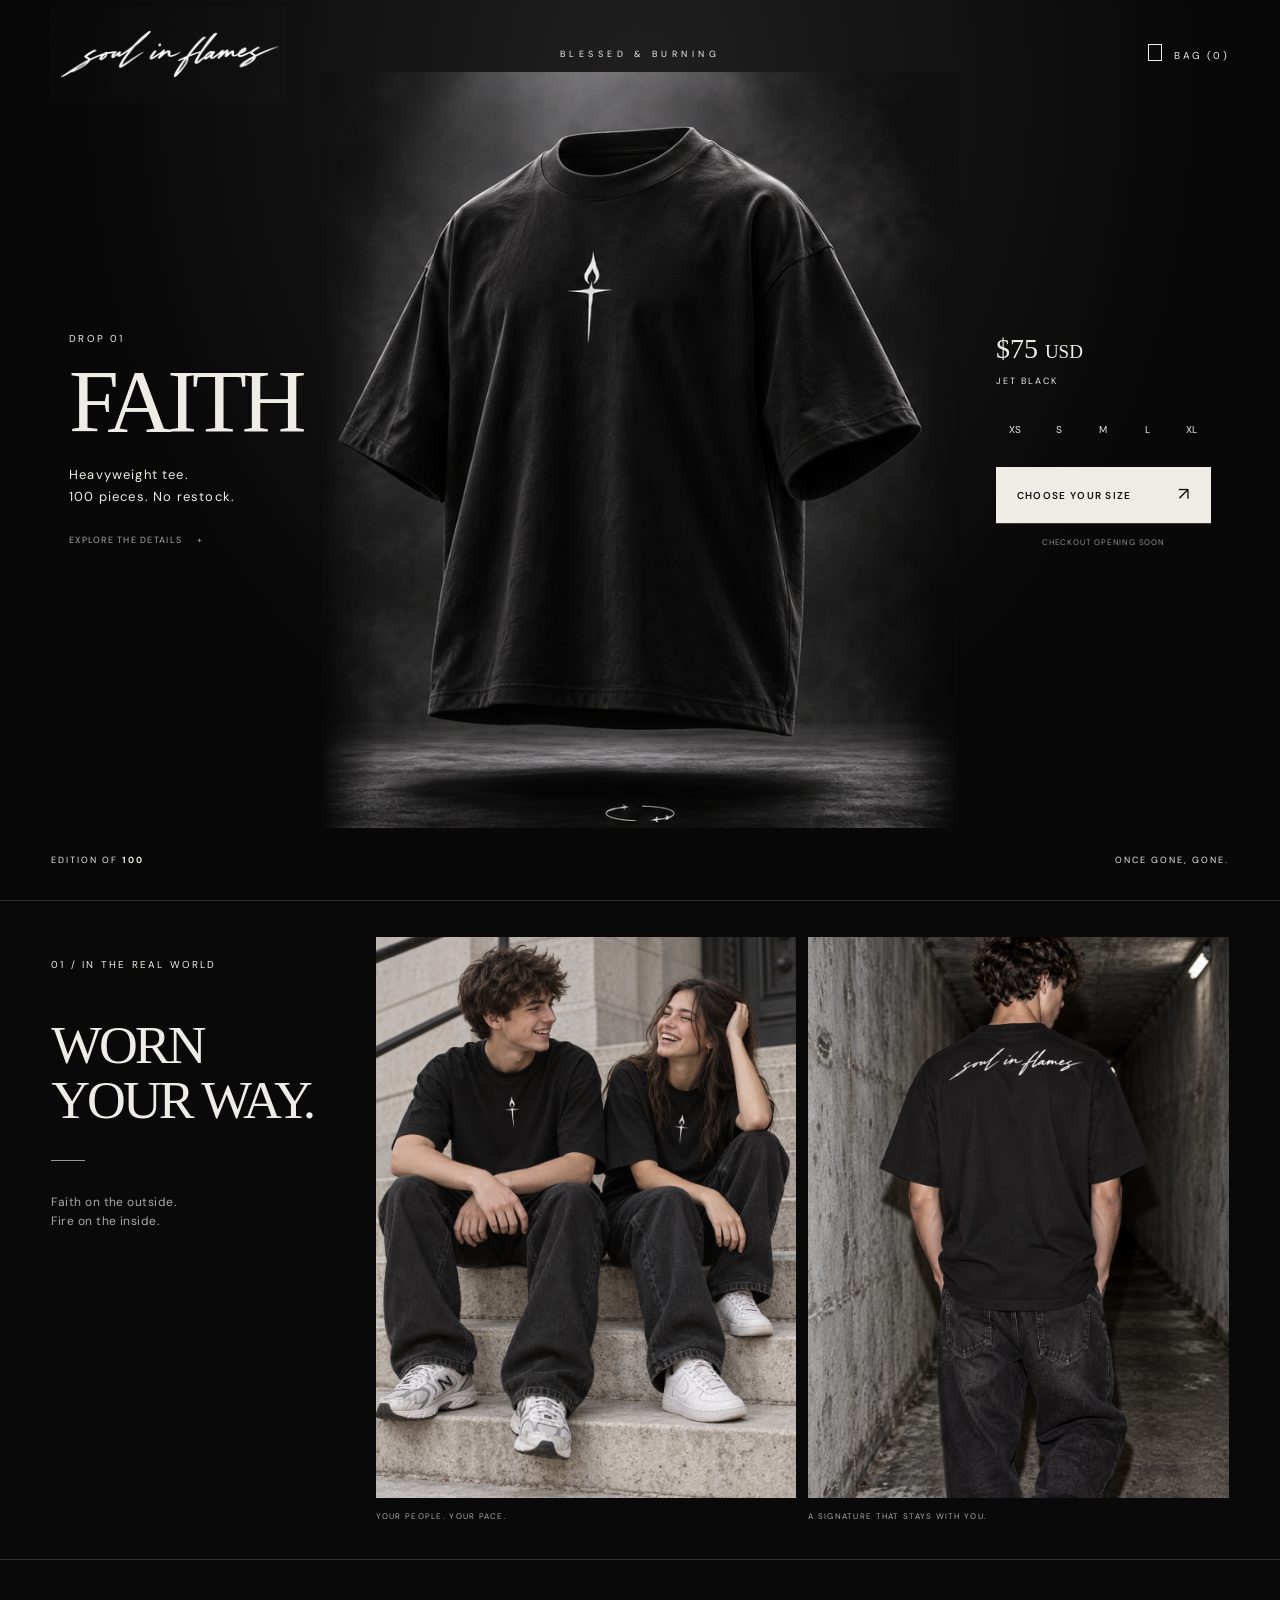
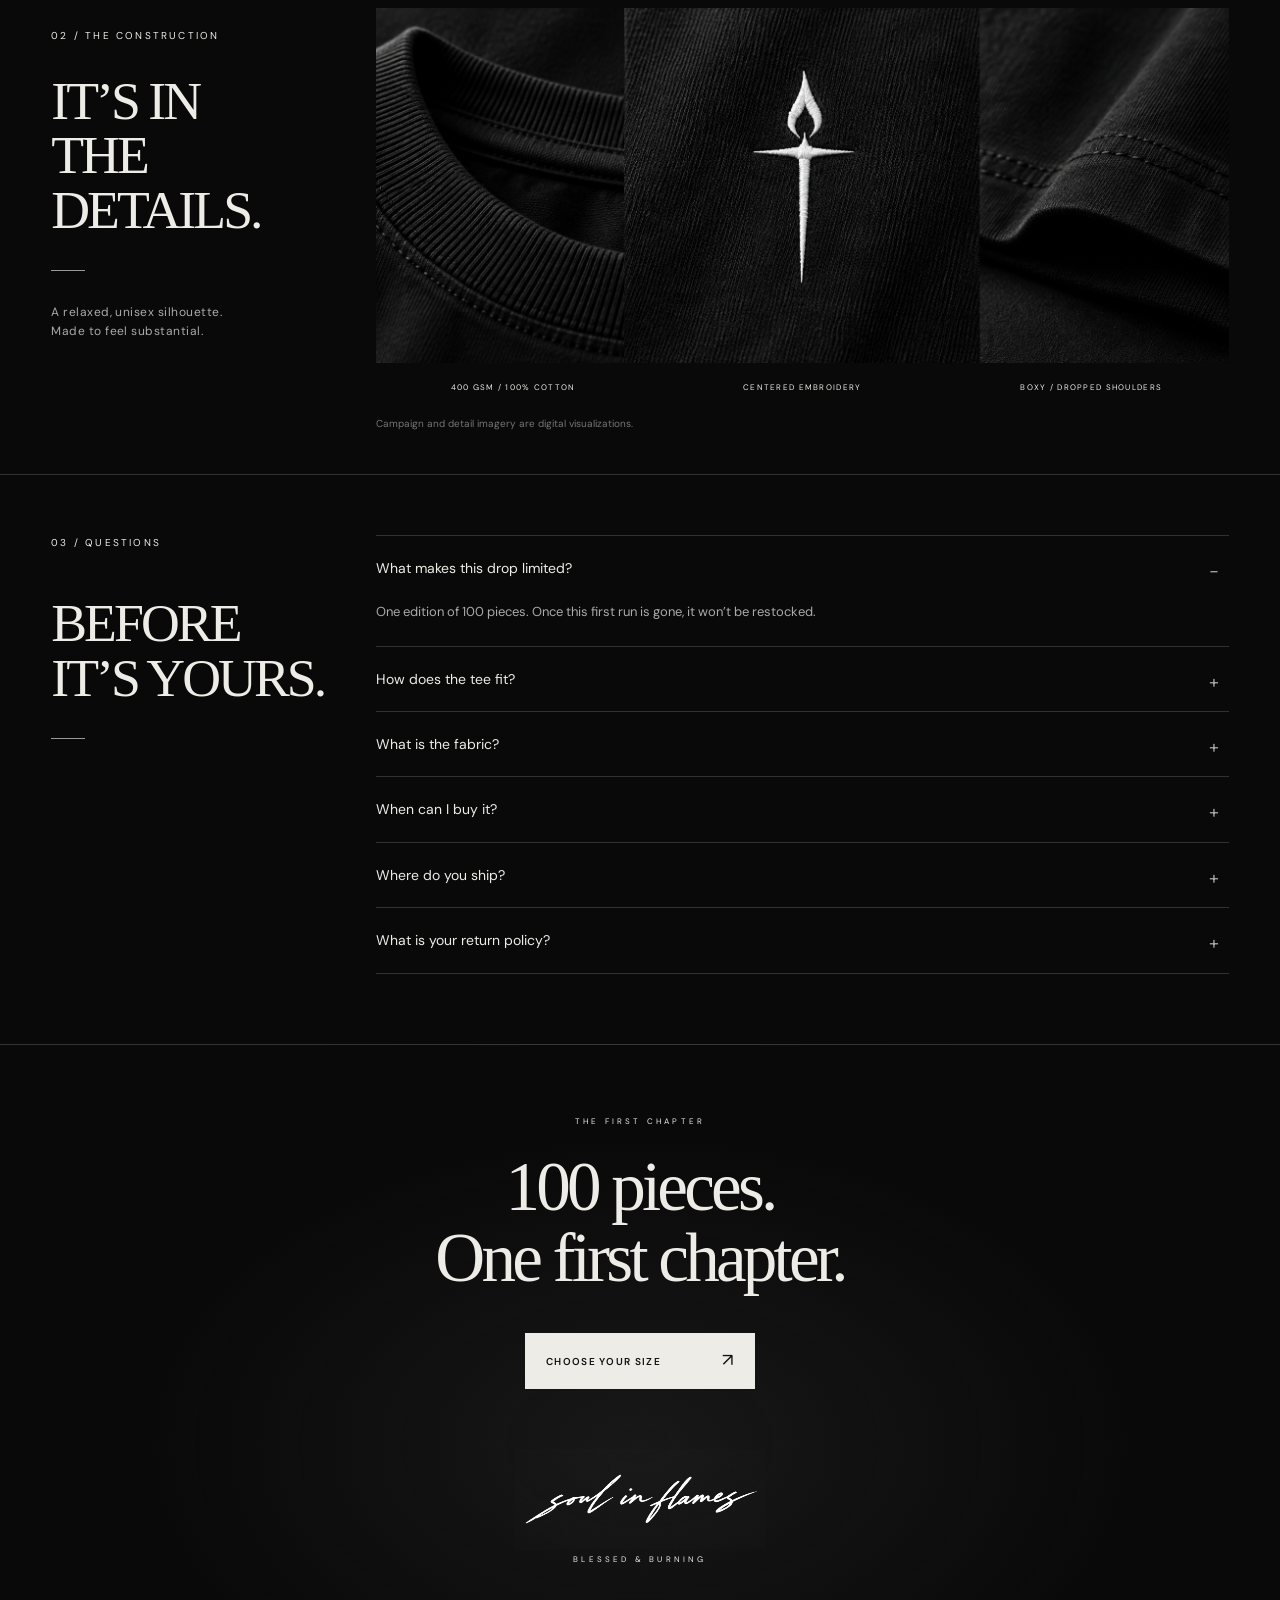
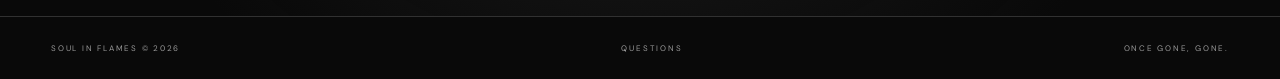
<file: _v1-backup/index.html>
<!doctype html><html lang="en"><head><meta charset="utf-8"><meta name="viewport" content="width=device-width,initial-scale=1"><title>Soul in Flames — FAITH / Edition of 100</title><meta name="description" content="Faith on the outside. Fire on the inside. A heavyweight tee. One edition of 100."><meta name="theme-color" content="#090909"><link rel="icon" type="image/png" href="favicon.png"><link rel="stylesheet" href="style.css?v=9"><script src="shop-config.js" defer></script><script src="app.js" defer></script></head><body>
<a class="skip" href="#studio">Skip to the tee</a>
<header class="header"><a href="#top" class="brand" aria-label="Soul in Flames home"><img src="assets/wordmark.png" alt="soul in flames" width="240" height="96"></a><p class="header-caption">BLESSED &amp; BURNING</p><button class="bag-link" id="open-bag" aria-haspopup="dialog">BAG <span id="bag-count">(0)</span></button></header>
<main><section class="hero" id="top" aria-label="Faith tee studio">
<div class="studio-glow"></div><div id="studio" class="studio static-studio"><img src="assets/faith-studio-reference.png" alt="Faith tee de frente: algodón negro con caída natural, emblema blanco e iluminación de estudio" fetchpriority="high" draggable="false"></div>
<div class="hero-title"><span class="eyebrow">DROP 01</span><h1>FAITH</h1><p>Heavyweight tee.<br>100 pieces. No restock.</p><button id="open-details" class="text-button">EXPLORE THE DETAILS <span>+</span></button></div>
<div class="hero-purchase"><p class="price">$75 <small>USD</small></p><span class="eyebrow">JET BLACK</span><fieldset class="sizes hero-sizes"><legend class="sr-only">Choose your size</legend><label><input type="radio" name="hero-size" value="XS"><span>XS</span></label><label><input type="radio" name="hero-size" value="S"><span>S</span></label><label><input type="radio" name="hero-size" value="M"><span>M</span></label><label><input type="radio" name="hero-size" value="L"><span>L</span></label><label><input type="radio" name="hero-size" value="XL"><span>XL</span></label></fieldset><button id="hero-buy" class="primary-button">CHOOSE YOUR SIZE <span>↗</span></button><span class="launch-note">CHECKOUT OPENING SOON</span></div>
<div class="hero-bottom"><span class="eyebrow">EDITION OF <b>100</b></span><span class="eyebrow">ONCE GONE, GONE.</span></div></section>
<section class="editorial section-grid" id="story"><div class="section-intro"><span class="eyebrow">01 / IN THE REAL WORLD</span><h2>Worn<br>your way.</h2><i class="rule"></i><p>Faith on the outside.<br>Fire on the inside.</p></div><div class="campaign"><figure><img src="assets/friends-editorial.png" alt="Two teenage friends wearing the Faith tee on stone steps" loading="lazy"><figcaption>YOUR PEOPLE. YOUR PACE.</figcaption></figure><figure><img src="assets/back-editorial.png" alt="Teenage model showing the handwritten Soul in Flames signature on the back" loading="lazy"><figcaption>A SIGNATURE THAT STAYS WITH YOU.</figcaption></figure></div></section>
<section class="craft section-grid" id="details"><div class="section-intro"><span class="eyebrow">02 / THE CONSTRUCTION</span><h2>It’s in<br>the details.</h2><i class="rule"></i><p>A relaxed, unisex silhouette.<br>Made to feel substantial.</p></div><div><img class="detail-triptych" src="assets/details-triptych.png" alt="Close-up concept views of ribbed collar, flame-cross embroidery and heavyweight cotton hem" loading="lazy"><div class="detail-labels"><span>400 GSM / 100% COTTON</span><span>CENTERED EMBROIDERY</span><span>BOXY / DROPPED SHOULDERS</span></div><p class="image-note">Campaign and detail imagery are digital visualizations.</p></div></section>
<section class="questions section-grid" id="faq"><div class="section-intro"><span class="eyebrow">03 / QUESTIONS</span><h2>Before<br>it’s yours.</h2><i class="rule"></i></div><div class="faq-list">
<details open><summary>What makes this drop limited?</summary><p>One edition of 100 pieces. Once this first run is gone, it won’t be restocked.</p></details><details><summary>How does the tee fit?</summary><p>A relaxed, boxy, unisex cut with dropped shoulders. Sizes XS–XL. Final garment measurements will be available before checkout opens.</p></details><details><summary>What is the fabric?</summary><p>400 GSM, 100% cotton. A substantial weight, with a ribbed neckline and a centered embroidered emblem.</p></details><details><summary>When can I buy it?</summary><p>Checkout is opening soon. You can choose your size and save it to your bag now. Adding a tee does not reserve stock or place an order.</p></details><details><summary>Where do you ship?</summary><p>Shipping destinations, delivery times and costs will be confirmed before we accept orders.</p></details><details><summary>What is your return policy?</summary><p>The full returns and exchanges policy will be available before checkout opens.</p></details></div></section>
<section class="closing"><span class="eyebrow">THE FIRST CHAPTER</span><h2>100 pieces.<br>One first chapter.</h2><button id="open-size" class="primary-button">CHOOSE YOUR SIZE <span>↗</span></button><img class="closing-brand" src="assets/wordmark.png" alt="soul in flames" loading="lazy"><span class="eyebrow">BLESSED &amp; BURNING</span></section>
</main><footer><span>SOUL IN FLAMES © 2026</span><a href="#faq">QUESTIONS</a><span>ONCE GONE, GONE.</span></footer><dialog id="size-dialog" class="drawer" aria-labelledby="size-title"><div class="drawer-head"><span>DROP 01 / FAITH TEE</span><button class="close" data-close="size-dialog" aria-label="Close size selection">×</button></div><div class="drawer-product"><img src="assets/faith-front.png" alt="Faith tee front" width="180" height="180"><div><h2 id="size-title">Make it<br><em>yours.</em></h2><p>$75 USD / JET BLACK</p></div></div><p class="drawer-edition">ONE EDITION. 100 PIECES.</p><div class="size-heading"><span>SELECT SIZE</span><span>UNISEX / BOXY FIT</span></div><fieldset class="sizes"><legend class="sr-only">Choose your size</legend><label><input type="radio" name="size" value="XS"><span>XS</span></label><label><input type="radio" name="size" value="S"><span>S</span></label><label><input type="radio" name="size" value="M"><span>M</span></label><label><input type="radio" name="size" value="L"><span>L</span></label><label><input type="radio" name="size" value="XL"><span>XL</span></label></fieldset><p class="size-error" id="size-error" role="status"></p><button class="primary-button" id="add-to-bag">ADD TO BAG <span aria-hidden="true">↗</span></button><p class="drawer-note">Relaxed, dropped-shoulder fit. Final measurements will be available before checkout opens.</p><p class="drawer-foot">Faith on the outside.<br><em>Fire on the inside.</em></p></dialog>
<dialog id="bag-dialog" class="drawer" aria-labelledby="bag-title"><div class="drawer-head"><h2 id="bag-title">Your bag <span id="drawer-count">(0)</span></h2><button class="close" data-close="bag-dialog" aria-label="Close bag">×</button></div><div id="bag-items"></div><div id="bag-summary" hidden><div class="subtotal"><span>Subtotal</span><span id="subtotal">$0 USD</span></div><p class="drawer-note">Shipping and taxes will be confirmed at checkout.</p><a id="checkout" class="primary-button checkout" aria-disabled="true">CHECKOUT OPENING SOON</a><p id="checkout-note" class="drawer-note">Your selection is saved in this browser. No order has been placed and no payment has been taken.</p></div><button class="continue" data-close="bag-dialog">BACK TO THE TEE</button></dialog>
<dialog id="details-dialog" class="drawer" aria-labelledby="details-title"><div class="drawer-head"><span>THE DETAILS</span><button class="close" data-close="details-dialog" aria-label="Close details">×</button></div><h2 id="details-title" class="details-title">A quiet<br>kind of <em>fire.</em></h2><dl class="specs"><div><dt>FABRIC</dt><dd>400 GSM · 100% cotton</dd></div><div><dt>SILHOUETTE</dt><dd>Boxy. Dropped shoulders. Unisex.</dd></div><div><dt>FRONT</dt><dd>Centered flame-cross embroidery.</dd></div><div><dt>BACK</dt><dd>Handwritten signature in white.</dd></div><div><dt>EDITION</dt><dd>100 pieces. No restock.</dd></div></dl><details><summary>FIT &amp; SIZING <span>+</span></summary><p>A relaxed shape with generous sleeves. Final garment measurements will be available before checkout opens.</p></details><details><summary>DELIVERY &amp; RETURNS <span>+</span></summary><p>Destinations, delivery costs and the return policy will be confirmed before launch. We’re not accepting payments yet.</p></details></dialog>
</body></html>
</file>
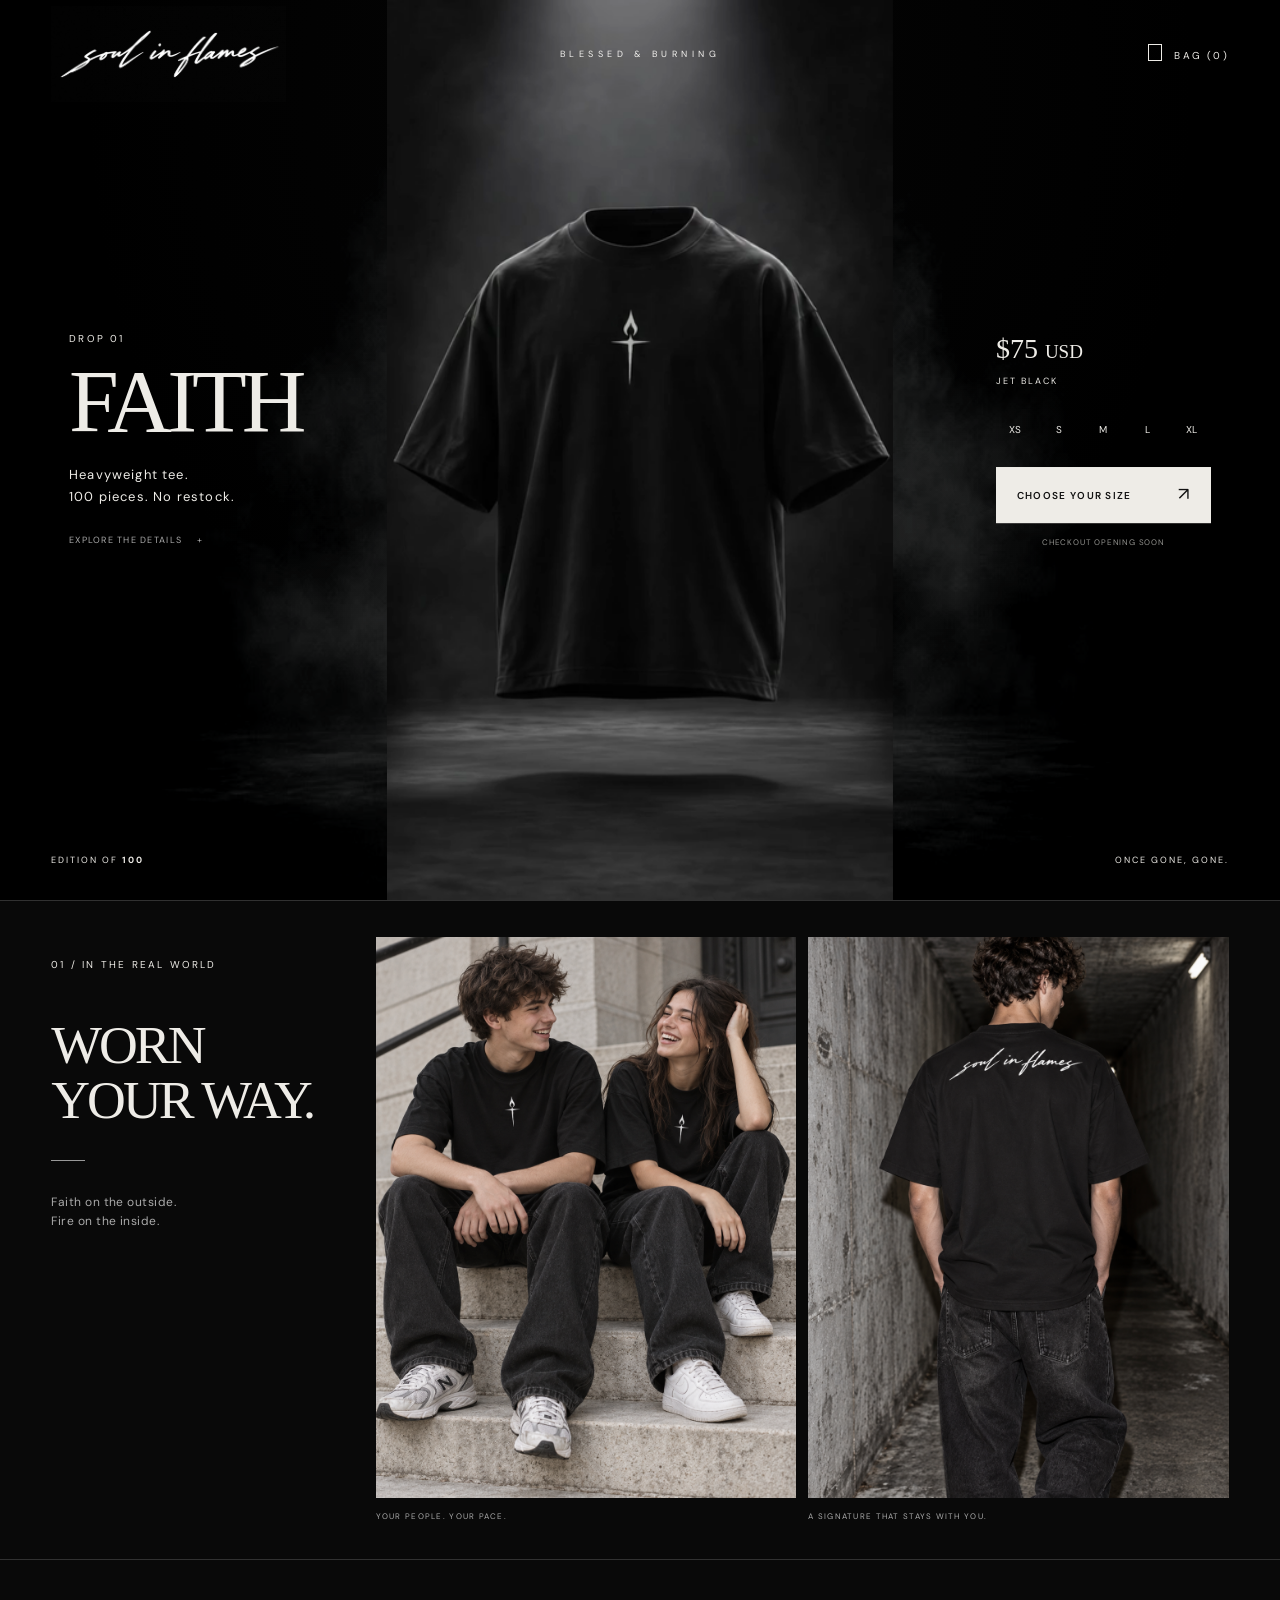
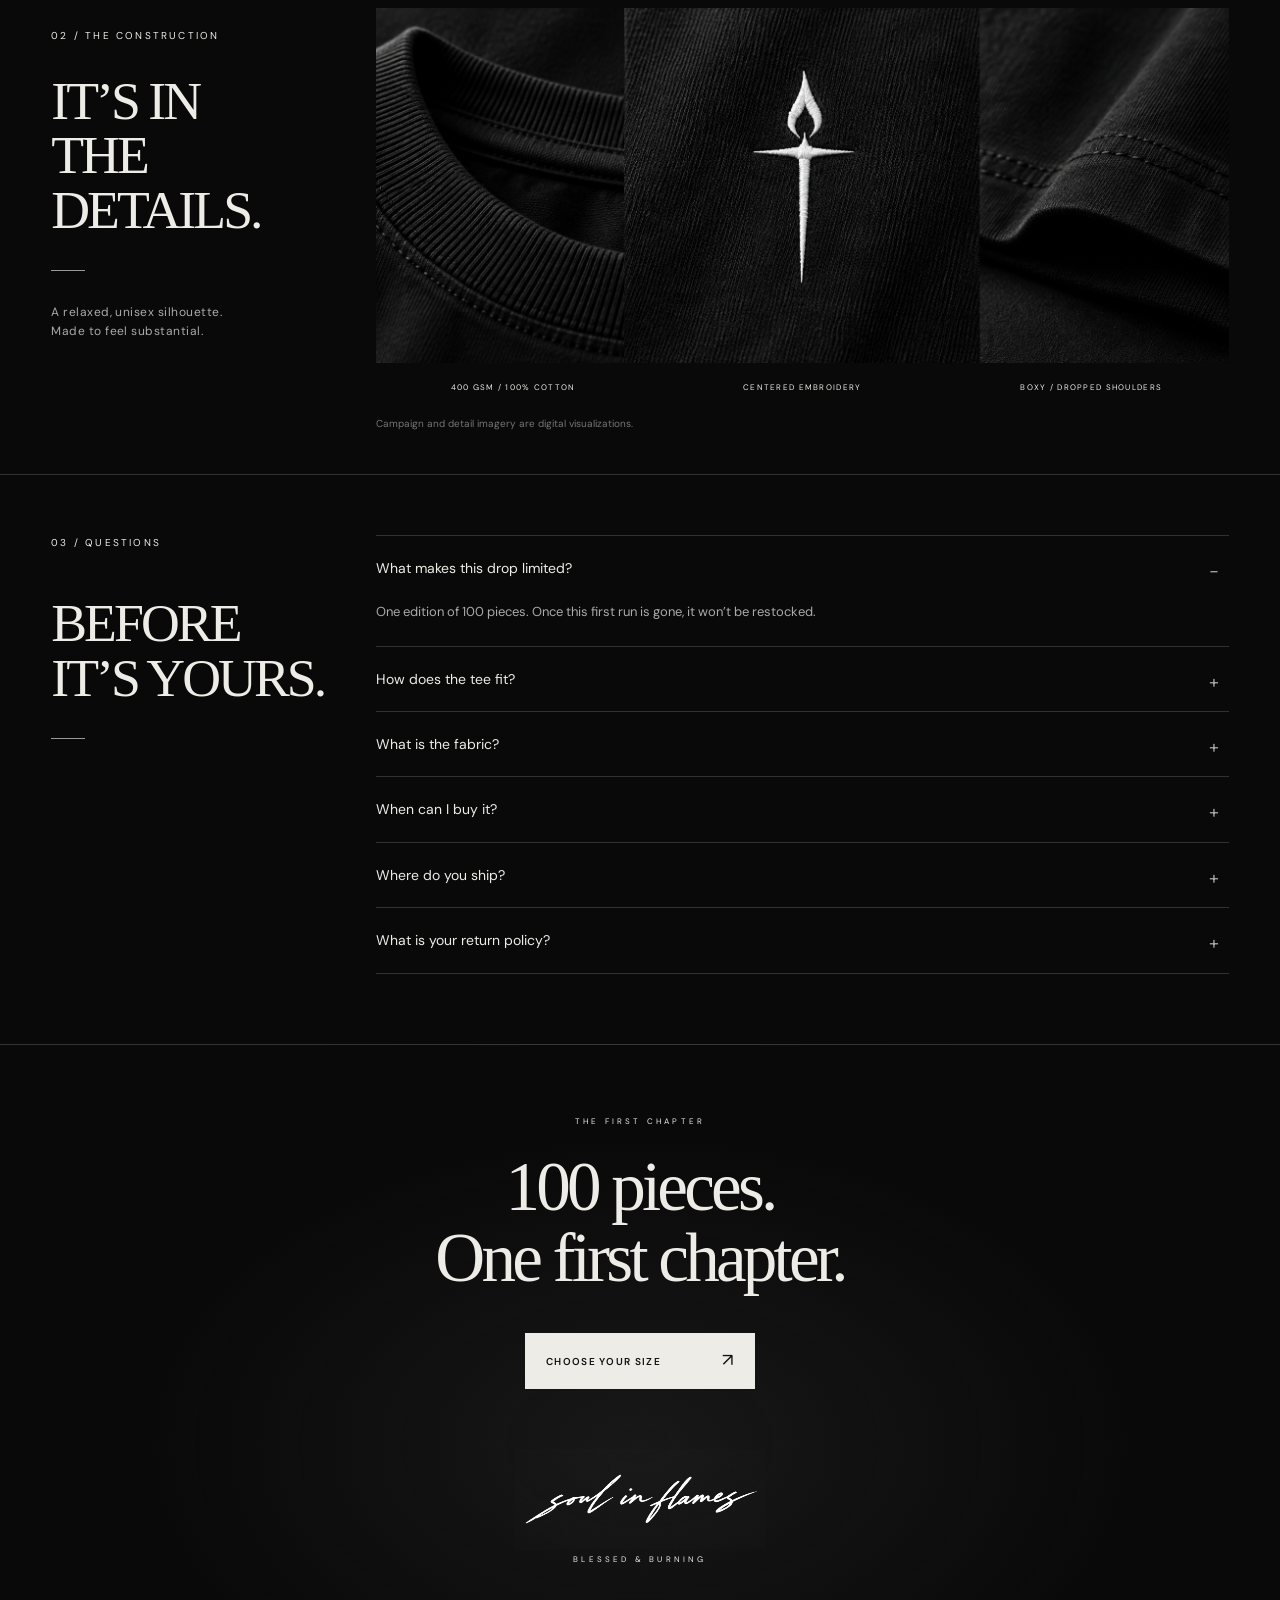
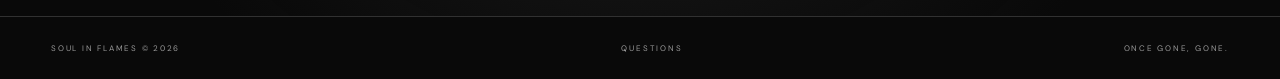
<file: v2/index.html>
<!doctype html><html lang="en"><head><meta charset="utf-8"><meta name="viewport" content="width=device-width,initial-scale=1"><title>Soul in Flames — FAITH / Edition of 100</title><meta name="description" content="Faith on the outside. Fire on the inside. A heavyweight tee. One edition of 100."><meta name="theme-color" content="#090909"><link rel="icon" type="image/png" href="favicon.png"><link rel="stylesheet" href="style.css?v=9"><script src="shop-config.js" defer></script><script src="app.js" defer></script></head><body>
<a class="skip" href="#studio">Skip to the tee</a>
<header class="header"><a href="#top" class="brand" aria-label="Soul in Flames home"><img src="assets/wordmark.png" alt="soul in flames" width="240" height="96"></a><p class="header-caption">BLESSED &amp; BURNING</p><button class="bag-link" id="open-bag" aria-haspopup="dialog">BAG <span id="bag-count">(0)</span></button></header>
<main><section class="hero" id="top" aria-label="Faith tee studio">
<div class="studio-glow"></div><div id="studio" class="studio static-studio rotatable-studio"><img id="tee-rotator" src="assets/tshirt-frames/frame-01.png" alt="Faith tee en un estudio; arrastra para girarla" fetchpriority="high" draggable="false"></div>
<div class="hero-title"><span class="eyebrow">DROP 01</span><h1>FAITH</h1><p>Heavyweight tee.<br>100 pieces. No restock.</p><button id="open-details" class="text-button">EXPLORE THE DETAILS <span>+</span></button></div>
<div class="hero-purchase"><p class="price">$75 <small>USD</small></p><span class="eyebrow">JET BLACK</span><fieldset class="sizes hero-sizes"><legend class="sr-only">Choose your size</legend><label><input type="radio" name="hero-size" value="XS"><span>XS</span></label><label><input type="radio" name="hero-size" value="S"><span>S</span></label><label><input type="radio" name="hero-size" value="M"><span>M</span></label><label><input type="radio" name="hero-size" value="L"><span>L</span></label><label><input type="radio" name="hero-size" value="XL"><span>XL</span></label></fieldset><button id="hero-buy" class="primary-button">CHOOSE YOUR SIZE <span>↗</span></button><span class="launch-note">CHECKOUT OPENING SOON</span></div>
<div class="hero-bottom"><span class="eyebrow">EDITION OF <b>100</b></span><span class="eyebrow">ONCE GONE, GONE.</span></div></section>
<section class="editorial section-grid" id="story"><div class="section-intro"><span class="eyebrow">01 / IN THE REAL WORLD</span><h2>Worn<br>your way.</h2><i class="rule"></i><p>Faith on the outside.<br>Fire on the inside.</p></div><div class="campaign"><figure><img src="assets/friends-editorial.png" alt="Two teenage friends wearing the Faith tee on stone steps" loading="lazy"><figcaption>YOUR PEOPLE. YOUR PACE.</figcaption></figure><figure><img src="assets/back-editorial.png" alt="Teenage model showing the handwritten Soul in Flames signature on the back" loading="lazy"><figcaption>A SIGNATURE THAT STAYS WITH YOU.</figcaption></figure></div></section>
<section class="craft section-grid" id="details"><div class="section-intro"><span class="eyebrow">02 / THE CONSTRUCTION</span><h2>It’s in<br>the details.</h2><i class="rule"></i><p>A relaxed, unisex silhouette.<br>Made to feel substantial.</p></div><div><img class="detail-triptych" src="assets/details-triptych.png" alt="Close-up concept views of ribbed collar, flame-cross embroidery and heavyweight cotton hem" loading="lazy"><div class="detail-labels"><span>400 GSM / 100% COTTON</span><span>CENTERED EMBROIDERY</span><span>BOXY / DROPPED SHOULDERS</span></div><p class="image-note">Campaign and detail imagery are digital visualizations.</p></div></section>
<section class="questions section-grid" id="faq"><div class="section-intro"><span class="eyebrow">03 / QUESTIONS</span><h2>Before<br>it’s yours.</h2><i class="rule"></i></div><div class="faq-list">
<details open><summary>What makes this drop limited?</summary><p>One edition of 100 pieces. Once this first run is gone, it won’t be restocked.</p></details><details><summary>How does the tee fit?</summary><p>A relaxed, boxy, unisex cut with dropped shoulders. Sizes XS–XL. Final garment measurements will be available before checkout opens.</p></details><details><summary>What is the fabric?</summary><p>400 GSM, 100% cotton. A substantial weight, with a ribbed neckline and a centered embroidered emblem.</p></details><details><summary>When can I buy it?</summary><p>Checkout is opening soon. You can choose your size and save it to your bag now. Adding a tee does not reserve stock or place an order.</p></details><details><summary>Where do you ship?</summary><p>Shipping destinations, delivery times and costs will be confirmed before we accept orders.</p></details><details><summary>What is your return policy?</summary><p>The full returns and exchanges policy will be available before checkout opens.</p></details></div></section>
<section class="closing"><span class="eyebrow">THE FIRST CHAPTER</span><h2>100 pieces.<br>One first chapter.</h2><button id="open-size" class="primary-button">CHOOSE YOUR SIZE <span>↗</span></button><img class="closing-brand" src="assets/wordmark.png" alt="soul in flames" loading="lazy"><span class="eyebrow">BLESSED &amp; BURNING</span></section>
</main><footer><span>SOUL IN FLAMES © 2026</span><a href="#faq">QUESTIONS</a><span>ONCE GONE, GONE.</span></footer><dialog id="size-dialog" class="drawer" aria-labelledby="size-title"><div class="drawer-head"><span>DROP 01 / FAITH TEE</span><button class="close" data-close="size-dialog" aria-label="Close size selection">×</button></div><div class="drawer-product"><img src="assets/faith-front.png" alt="Faith tee front" width="180" height="180"><div><h2 id="size-title">Make it<br><em>yours.</em></h2><p>$75 USD / JET BLACK</p></div></div><p class="drawer-edition">ONE EDITION. 100 PIECES.</p><div class="size-heading"><span>SELECT SIZE</span><span>UNISEX / BOXY FIT</span></div><fieldset class="sizes"><legend class="sr-only">Choose your size</legend><label><input type="radio" name="size" value="XS"><span>XS</span></label><label><input type="radio" name="size" value="S"><span>S</span></label><label><input type="radio" name="size" value="M"><span>M</span></label><label><input type="radio" name="size" value="L"><span>L</span></label><label><input type="radio" name="size" value="XL"><span>XL</span></label></fieldset><p class="size-error" id="size-error" role="status"></p><button class="primary-button" id="add-to-bag">ADD TO BAG <span aria-hidden="true">↗</span></button><p class="drawer-note">Relaxed, dropped-shoulder fit. Final measurements will be available before checkout opens.</p><p class="drawer-foot">Faith on the outside.<br><em>Fire on the inside.</em></p></dialog>
<dialog id="bag-dialog" class="drawer" aria-labelledby="bag-title"><div class="drawer-head"><h2 id="bag-title">Your bag <span id="drawer-count">(0)</span></h2><button class="close" data-close="bag-dialog" aria-label="Close bag">×</button></div><div id="bag-items"></div><div id="bag-summary" hidden><div class="subtotal"><span>Subtotal</span><span id="subtotal">$0 USD</span></div><p class="drawer-note">Shipping and taxes will be confirmed at checkout.</p><a id="checkout" class="primary-button checkout" aria-disabled="true">CHECKOUT OPENING SOON</a><p id="checkout-note" class="drawer-note">Your selection is saved in this browser. No order has been placed and no payment has been taken.</p></div><button class="continue" data-close="bag-dialog">BACK TO THE TEE</button></dialog>
<dialog id="details-dialog" class="drawer" aria-labelledby="details-title"><div class="drawer-head"><span>THE DETAILS</span><button class="close" data-close="details-dialog" aria-label="Close details">×</button></div><h2 id="details-title" class="details-title">A quiet<br>kind of <em>fire.</em></h2><dl class="specs"><div><dt>FABRIC</dt><dd>400 GSM · 100% cotton</dd></div><div><dt>SILHOUETTE</dt><dd>Boxy. Dropped shoulders. Unisex.</dd></div><div><dt>FRONT</dt><dd>Centered flame-cross embroidery.</dd></div><div><dt>BACK</dt><dd>Handwritten signature in white.</dd></div><div><dt>EDITION</dt><dd>100 pieces. No restock.</dd></div></dl><details><summary>FIT &amp; SIZING <span>+</span></summary><p>A relaxed shape with generous sleeves. Final garment measurements will be available before checkout opens.</p></details><details><summary>DELIVERY &amp; RETURNS <span>+</span></summary><p>Destinations, delivery costs and the return policy will be confirmed before launch. We’re not accepting payments yet.</p></details></dialog>
</body></html>
</file>
<file: _v1-backup/style.css>
@import url('https://fonts.googleapis.com/css2?family=Barlow+Condensed:wght@400;500&family=DM+Sans:wght@400;500;600&display=swap');
:root{color-scheme:dark;--bg:#090909;--ink:#eeece7;--muted:#92928e;--line:#ffffff29}*{box-sizing:border-box}html{scroll-behavior:smooth}body{margin:0;background:var(--bg);color:var(--ink);font:14px/1.6 'DM Sans',sans-serif}button,a,input{ -webkit-tap-highlight-color:transparent}button,a{color:inherit}button{font:inherit;cursor:pointer}button{border:0;background:none}a{text-decoration:none}button:focus-visible,a:focus-visible,summary:focus-visible,[tabindex]:focus-visible{outline:1px solid #fff;outline-offset:6px}button:hover,a:hover{color:#fff}img{display:block;max-width:100%}h1,h2,p,figure{margin:0}h1,h2{font-family:Georgia,'Times New Roman',serif;font-weight:400;line-height:1.02;letter-spacing:-.055em}.eyebrow,.header-caption,.bag-link,.viewer-controls,.launch-note,.text-button,figcaption,.detail-labels,footer,.drawer-head,.size-heading{font-size:10px;letter-spacing:.22em}.eyebrow{display:block}.header{position:absolute;z-index:5;top:0;left:0;width:100%;height:108px;padding:0 4%;display:flex;align-items:center;justify-content:space-between}.brand{width:235px}.brand img,.closing-brand{filter:invert(1);mix-blend-mode:screen}.header-caption{letter-spacing:.5em;position:absolute;left:50%;transform:translateX(-50%);font-size:9px}.bag-link{padding:18px 0 18px 24px}.bag-link:before{content:'♧';font-size:22px;margin-right:12px}.hero{min-height:780px;height:100svh;max-height:1150px;position:relative;overflow:hidden;background:radial-gradient(ellipse at 49% 14%,#34343455 0,transparent 48%),linear-gradient(90deg,#080808,#111 50%,#080808)}.studio-glow{pointer-events:none;position:absolute;inset:0;background:radial-gradient(ellipse 22% 7% at 50% 84%,#98958c22,transparent 100%),conic-gradient(from 158deg at 48% -10%,transparent,#ffffff09 9deg,#ffffff03 30deg,transparent 44deg);}.studio{position:absolute;width:65%;height:88%;left:17.5%;top:3%;cursor:grab;touch-action:pan-y;z-index:1}.studio.dragging{cursor:grabbing}.studio canvas{width:100%;height:100%;display:block}.studio>img{position:absolute;inset:8% 0;width:100%;height:80%;object-fit:contain;pointer-events:none}.studio>img[hidden]{display:none}.hero-title,.hero-purchase{position:absolute;z-index:3;top:43%;transform:translateY(-25%)}.hero-title{left:5.4%;pointer-events:none}.hero-title button{pointer-events:auto}.hero-title h1{font-size:clamp(68px,7vw,115px);margin:8px 0 18px}.hero-title p{font-size:13px;letter-spacing:.09em;line-height:1.7}.text-button{padding:24px 0 8px;color:#aaa;font-size:9px;letter-spacing:.14em}.text-button span{margin-left:12px}.hero-purchase{right:5.4%;width:215px}.price{font:28px Georgia,serif;margin-bottom:9px}.price small{font-size:19px}.hero-purchase>.eyebrow{font-size:9px}.primary-button{display:flex;align-items:center;justify-content:space-between;gap:25px;width:100%;min-height:48px;padding:15px 20px;background:#eeece7;color:#111;font-size:10px;letter-spacing:.13em;line-height:1.3;font-weight:600;border:1px solid #eeece7;transition:background .2s}.primary-button:hover{background:#fff;color:#111}.primary-button span{font-size:18px;font-weight:400}.launch-note{display:block;font-size:8px;letter-spacing:.1em;color:var(--muted);text-align:center;margin-top:13px}.hero-bottom{position:absolute;bottom:33px;left:4%;right:4%;display:flex;align-items:end;justify-content:space-between;z-index:3}.hero-bottom>.eyebrow{font-size:9px}.viewer-controls{text-align:center;font-size:9px;letter-spacing:.16em}.viewer-controls>span{display:block;margin-bottom:10px}.viewer-controls button{font-size:8px;letter-spacing:.10em;color:#777;padding:7px}.viewer-controls button[aria-pressed=true]{color:#eee}.viewer-controls #motion-toggle{margin-left:10px;border-left:1px solid var(--line);padding-left:16px}.section-grid{display:grid;grid-template-columns:25% 1fr;gap:30px;padding:36px 4%;border-top:1px solid var(--line)}.section-intro{padding-top:20px}.section-intro h2{font-size:clamp(38px,4.2vw,64px);text-transform:uppercase;margin-top:45px}.rule{display:block;width:34px;border-top:1px solid #999;margin:32px 0}.section-intro p{color:#aaa;letter-spacing:.04em;font-size:12px}.campaign{display:grid;grid-template-columns:1fr 1fr;gap:12px}.campaign img{width:100%;aspect-ratio:3/4;object-fit:cover}.campaign figcaption{font-size:8px;margin-top:12px;color:#aaa;letter-spacing:.16em}.craft{padding-top:48px;padding-bottom:42px}.craft .section-intro h2{margin-top:30px}.detail-triptych{width:100%;aspect-ratio:3/1.25;object-fit:cover}.detail-labels{display:grid;grid-template-columns:repeat(3,1fr);gap:14px;margin-top:18px;font-size:8px;text-align:center;letter-spacing:.16em}.image-note{font-size:10px;color:#757575;margin-top:22px}.questions{padding-top:60px;padding-bottom:70px}.questions .section-intro{padding-top:0}.faq-list details{border-bottom:1px solid var(--line)}.faq-list details:first-child{border-top:1px solid var(--line)}summary{list-style:none;cursor:pointer;position:relative;padding:21px 35px 21px 0;font-size:14px}summary::-webkit-details-marker{display:none}summary:after{content:'+';position:absolute;right:10px;font-size:18px;color:#aaa}details[open]>summary:after{content:'−'}details p{color:#aaa;max-width:650px;padding:0 30px 22px 0;line-height:1.8;font-size:13px}.closing{text-align:center;min-height:520px;padding:70px 20px 50px;border-top:1px solid var(--line);background:radial-gradient(ellipse at 50% 70%,#25252588,transparent 55%)}.closing h2{font-size:clamp(45px,5.4vw,80px);margin:25px 0 40px}.closing .primary-button{width:230px;margin:auto}.closing-brand{width:250px;margin:60px auto 4px}.closing>.eyebrow{font-size:8px;letter-spacing:.4em}footer{padding:25px 4%;display:flex;justify-content:space-between;color:#999;font-size:8px;border-top:1px solid var(--line)}.sr-only{position:absolute;width:1px;height:1px;padding:0;overflow:hidden;clip:rect(0,0,0,0);white-space:nowrap}.skip{position:fixed;top:-100px;z-index:20;background:#fff;color:#000;padding:10px}.skip:focus{top:10px}.sizes{display:flex;gap:8px;padding:0;border:0;margin:24px 0}.sizes label{flex:1;text-align:center;cursor:pointer}.sizes input{position:absolute;opacity:0;width:1px;height:1px}.sizes span{display:block;border:1px solid #ffffff26;padding:12px 4px;font-size:11px}.sizes input:checked+span{border-color:#eee;background:#eeeeee0d}.sizes input:focus-visible+span{outline:2px solid #fff;outline-offset:3px}.hero-sizes{gap:6px;margin:25px 0 20px}.hero-sizes span{border-color:transparent;padding:8px 4px;font-size:10px}.drawer{position:fixed;inset:0 0 0 auto;margin:0;width:460px;max-width:100%;height:100%;max-height:100%;border:0;border-left:1px solid var(--line);padding:30px;background:#131313;color:var(--ink);overflow:auto}.drawer::backdrop{background:#0009;backdrop-filter:blur(5px)}.drawer-head{display:flex;align-items:center;justify-content:space-between;gap:20px;padding-bottom:26px;border-bottom:1px solid var(--line)}.drawer-head h2{font:24px Georgia;letter-spacing:0}.close{font-size:27px}.drawer-product{display:flex;align-items:center;gap:20px;margin:35px 0}.drawer-product img{width:45%;object-fit:contain}.drawer-product h2{font-size:47px}.drawer-product p{font-size:10px;letter-spacing:.1em;margin-top:17px}.drawer-edition{font-size:10px;letter-spacing:.17em;border-block:1px solid var(--line);padding:18px 0;margin-bottom:25px}.size-heading{display:flex;justify-content:space-between;font-size:8px}.size-error{font-size:12px;color:#eee;min-height:20px}.drawer-note{font-size:12px;color:#999;margin:18px 0}.drawer-foot{font:30px Georgia;margin-top:45px}.subtotal{display:flex;justify-content:space-between;padding-top:25px;border-top:1px solid var(--line)}.checkout[aria-disabled=true]{background:#292929;color:#999;border-color:#333;cursor:default}.continue{margin-top:35px;font-size:10px;letter-spacing:.15em;border-bottom:1px solid #777;padding:10px 0}.empty-bag{font:30px Georgia;margin-top:60px}.empty-bag small{display:block;font:12px/1.6 'DM Sans',sans-serif;margin-top:20px;color:#aaa}.cart-item{display:flex;gap:20px;padding:25px 0}.cart-item img{width:115px;object-fit:contain}.cart-item h3{font-size:14px;letter-spacing:.12em;margin:10px 0}.cart-item p{font-size:10px;color:#aaa}.cart-item .item-price{margin:10px 0;color:#eee}.cart-item button{font-size:10px;text-decoration:underline;padding:0}.details-title{font-size:60px;margin:35px 0}.specs>div{border-bottom:1px solid var(--line);padding:16px 0}.specs dt{font-size:9px;letter-spacing:.15em;color:#888}.specs dd{margin:8px 0 0;font-size:13px}.drawer details{border-bottom:1px solid var(--line)}.drawer summary>span{display:none}[hidden]{display:none!important}
@media(min-width:1600px){.hero-purchase{width:250px}.hero-title{left:7%}.hero-purchase{right:7%}}
@media(max-width:900px){.header{height:85px}.brand{width:185px}.header-caption{display:none}.hero{height:900px;min-height:900px}.studio{width:100%;left:0;top:10%;height:62%}.hero-title{left:6%;top:15%;transform:none}.hero-title h1{font-size:54px;margin:4px 0 10px}.hero-title p{font-size:10px}.text-button{display:none}.hero-purchase{top:auto;bottom:100px;right:6%;left:6%;width:auto;transform:none;display:grid;grid-template-columns:1fr 1.5fr;gap:8px 24px;align-items:center}.hero-purchase .price{grid-column:1;grid-row:1;margin:0}.hero-purchase>.eyebrow{grid-column:1;grid-row:2}.hero-sizes{grid-column:2;grid-row:1/3;margin:0}.hero-purchase .primary-button{grid-column:1/3;margin-top:10px}.launch-note{grid-column:1/3;margin-top:0}.hero-bottom{bottom:20px;align-items:center}.hero-bottom>.eyebrow{font-size:7px;max-width:75px;line-height:1.8}.viewer-controls{font-size:8px}.viewer-controls>div{display:flex;align-items:center}.viewer-controls #motion-toggle{font-size:7px;margin-left:5px;padding-left:8px}.section-grid{grid-template-columns:1fr;gap:28px;padding:36px 6%}.section-intro{padding:0}.section-intro h2,.craft .section-intro h2{font-size:45px;margin-top:22px}.section-intro h2 br{display:none}.section-intro .rule{margin:20px 0}.section-intro p{font-size:12px}.campaign{gap:10px}.campaign figcaption{font-size:7px;line-height:1.8}.detail-labels{font-size:7px;letter-spacing:.1em}.closing{min-height:480px}.closing-brand{margin-top:45px}.questions .rule{display:none}footer{font-size:7px;gap:15px}}
@media(prefers-reduced-motion:reduce){html{scroll-behavior:auto}*{transition:none!important}}

.brand{mix-blend-mode:screen}.bag-link:before{content:"";display:inline-block;width:12px;height:15px;border:1px solid currentColor;vertical-align:-2px;margin-right:12px}

.header{mix-blend-mode:screen}

/* Approved studio photograph, preserved as supplied; editorial crop only. */
.static-studio{width:50%;left:25%;top:8%;height:84%;overflow:hidden;cursor:default;pointer-events:none;mask-image:linear-gradient(90deg,transparent,#000 9%,#000 91%,transparent)}
.static-studio>img{position:absolute;inset:auto;top:-8%;left:50%;width:auto;height:116%;max-width:none;object-fit:initial;transform:translateX(-50%)}
.hero{background:#080808}.studio-glow{background:radial-gradient(ellipse at 50% 10%,#34343488,transparent 62%)}
@media(max-width:900px){.static-studio{width:100%;left:0;top:22%;height:47%;mask-image:linear-gradient(90deg,transparent,#000 4%,#000 96%,transparent)}.static-studio>img{height:108%;top:-4%}.hero-title{top:12%}.hero-title h1{font-size:50px}.hero-purchase{bottom:65px}.hero-bottom{bottom:22px}}
</file>
<file: v2/style.css>
@import url('https://fonts.googleapis.com/css2?family=Barlow+Condensed:wght@400;500&family=DM+Sans:wght@400;500;600&display=swap');
:root{color-scheme:dark;--bg:#090909;--ink:#eeece7;--muted:#92928e;--line:#ffffff29}*{box-sizing:border-box}html{scroll-behavior:smooth}body{margin:0;background:var(--bg);color:var(--ink);font:14px/1.6 'DM Sans',sans-serif}button,a,input{ -webkit-tap-highlight-color:transparent}button,a{color:inherit}button{font:inherit;cursor:pointer}button{border:0;background:none}a{text-decoration:none}button:focus-visible,a:focus-visible,summary:focus-visible,[tabindex]:focus-visible{outline:1px solid #fff;outline-offset:6px}button:hover,a:hover{color:#fff}img{display:block;max-width:100%}h1,h2,p,figure{margin:0}h1,h2{font-family:Georgia,'Times New Roman',serif;font-weight:400;line-height:1.02;letter-spacing:-.055em}.eyebrow,.header-caption,.bag-link,.viewer-controls,.launch-note,.text-button,figcaption,.detail-labels,footer,.drawer-head,.size-heading{font-size:10px;letter-spacing:.22em}.eyebrow{display:block}.header{position:absolute;z-index:5;top:0;left:0;width:100%;height:108px;padding:0 4%;display:flex;align-items:center;justify-content:space-between}.brand{width:235px}.brand img,.closing-brand{filter:invert(1);mix-blend-mode:screen}.header-caption{letter-spacing:.5em;position:absolute;left:50%;transform:translateX(-50%);font-size:9px}.bag-link{padding:18px 0 18px 24px}.bag-link:before{content:'♧';font-size:22px;margin-right:12px}.hero{min-height:780px;height:100svh;max-height:1150px;position:relative;overflow:hidden;background:radial-gradient(ellipse at 49% 14%,#34343455 0,transparent 48%),linear-gradient(90deg,#080808,#111 50%,#080808)}.studio-glow{pointer-events:none;position:absolute;inset:0;background:radial-gradient(ellipse 22% 7% at 50% 84%,#98958c22,transparent 100%),conic-gradient(from 158deg at 48% -10%,transparent,#ffffff09 9deg,#ffffff03 30deg,transparent 44deg);}.studio{position:absolute;width:65%;height:88%;left:17.5%;top:3%;cursor:grab;touch-action:pan-y;z-index:1}.studio.dragging{cursor:grabbing}.studio canvas{width:100%;height:100%;display:block}.studio>img{position:absolute;inset:8% 0;width:100%;height:80%;object-fit:contain;pointer-events:none}.studio>img[hidden]{display:none}.hero-title,.hero-purchase{position:absolute;z-index:3;top:43%;transform:translateY(-25%)}.hero-title{left:5.4%;pointer-events:none}.hero-title button{pointer-events:auto}.hero-title h1{font-size:clamp(68px,7vw,115px);margin:8px 0 18px}.hero-title p{font-size:13px;letter-spacing:.09em;line-height:1.7}.text-button{padding:24px 0 8px;color:#aaa;font-size:9px;letter-spacing:.14em}.text-button span{margin-left:12px}.hero-purchase{right:5.4%;width:215px}.price{font:28px Georgia,serif;margin-bottom:9px}.price small{font-size:19px}.hero-purchase>.eyebrow{font-size:9px}.primary-button{display:flex;align-items:center;justify-content:space-between;gap:25px;width:100%;min-height:48px;padding:15px 20px;background:#eeece7;color:#111;font-size:10px;letter-spacing:.13em;line-height:1.3;font-weight:600;border:1px solid #eeece7;transition:background .2s}.primary-button:hover{background:#fff;color:#111}.primary-button span{font-size:18px;font-weight:400}.launch-note{display:block;font-size:8px;letter-spacing:.1em;color:var(--muted);text-align:center;margin-top:13px}.hero-bottom{position:absolute;bottom:33px;left:4%;right:4%;display:flex;align-items:end;justify-content:space-between;z-index:3}.hero-bottom>.eyebrow{font-size:9px}.viewer-controls{text-align:center;font-size:9px;letter-spacing:.16em}.viewer-controls>span{display:block;margin-bottom:10px}.viewer-controls button{font-size:8px;letter-spacing:.10em;color:#777;padding:7px}.viewer-controls button[aria-pressed=true]{color:#eee}.viewer-controls #motion-toggle{margin-left:10px;border-left:1px solid var(--line);padding-left:16px}.section-grid{display:grid;grid-template-columns:25% 1fr;gap:30px;padding:36px 4%;border-top:1px solid var(--line)}.section-intro{padding-top:20px}.section-intro h2{font-size:clamp(38px,4.2vw,64px);text-transform:uppercase;margin-top:45px}.rule{display:block;width:34px;border-top:1px solid #999;margin:32px 0}.section-intro p{color:#aaa;letter-spacing:.04em;font-size:12px}.campaign{display:grid;grid-template-columns:1fr 1fr;gap:12px}.campaign img{width:100%;aspect-ratio:3/4;object-fit:cover}.campaign figcaption{font-size:8px;margin-top:12px;color:#aaa;letter-spacing:.16em}.craft{padding-top:48px;padding-bottom:42px}.craft .section-intro h2{margin-top:30px}.detail-triptych{width:100%;aspect-ratio:3/1.25;object-fit:cover}.detail-labels{display:grid;grid-template-columns:repeat(3,1fr);gap:14px;margin-top:18px;font-size:8px;text-align:center;letter-spacing:.16em}.image-note{font-size:10px;color:#757575;margin-top:22px}.questions{padding-top:60px;padding-bottom:70px}.questions .section-intro{padding-top:0}.faq-list details{border-bottom:1px solid var(--line)}.faq-list details:first-child{border-top:1px solid var(--line)}summary{list-style:none;cursor:pointer;position:relative;padding:21px 35px 21px 0;font-size:14px}summary::-webkit-details-marker{display:none}summary:after{content:'+';position:absolute;right:10px;font-size:18px;color:#aaa}details[open]>summary:after{content:'−'}details p{color:#aaa;max-width:650px;padding:0 30px 22px 0;line-height:1.8;font-size:13px}.closing{text-align:center;min-height:520px;padding:70px 20px 50px;border-top:1px solid var(--line);background:radial-gradient(ellipse at 50% 70%,#25252588,transparent 55%)}.closing h2{font-size:clamp(45px,5.4vw,80px);margin:25px 0 40px}.closing .primary-button{width:230px;margin:auto}.closing-brand{width:250px;margin:60px auto 4px}.closing>.eyebrow{font-size:8px;letter-spacing:.4em}footer{padding:25px 4%;display:flex;justify-content:space-between;color:#999;font-size:8px;border-top:1px solid var(--line)}.sr-only{position:absolute;width:1px;height:1px;padding:0;overflow:hidden;clip:rect(0,0,0,0);white-space:nowrap}.skip{position:fixed;top:-100px;z-index:20;background:#fff;color:#000;padding:10px}.skip:focus{top:10px}.sizes{display:flex;gap:8px;padding:0;border:0;margin:24px 0}.sizes label{flex:1;text-align:center;cursor:pointer}.sizes input{position:absolute;opacity:0;width:1px;height:1px}.sizes span{display:block;border:1px solid #ffffff26;padding:12px 4px;font-size:11px}.sizes input:checked+span{border-color:#eee;background:#eeeeee0d}.sizes input:focus-visible+span{outline:2px solid #fff;outline-offset:3px}.hero-sizes{gap:6px;margin:25px 0 20px}.hero-sizes span{border-color:transparent;padding:8px 4px;font-size:10px}.drawer{position:fixed;inset:0 0 0 auto;margin:0;width:460px;max-width:100%;height:100%;max-height:100%;border:0;border-left:1px solid var(--line);padding:30px;background:#131313;color:var(--ink);overflow:auto}.drawer::backdrop{background:#0009;backdrop-filter:blur(5px)}.drawer-head{display:flex;align-items:center;justify-content:space-between;gap:20px;padding-bottom:26px;border-bottom:1px solid var(--line)}.drawer-head h2{font:24px Georgia;letter-spacing:0}.close{font-size:27px}.drawer-product{display:flex;align-items:center;gap:20px;margin:35px 0}.drawer-product img{width:45%;object-fit:contain}.drawer-product h2{font-size:47px}.drawer-product p{font-size:10px;letter-spacing:.1em;margin-top:17px}.drawer-edition{font-size:10px;letter-spacing:.17em;border-block:1px solid var(--line);padding:18px 0;margin-bottom:25px}.size-heading{display:flex;justify-content:space-between;font-size:8px}.size-error{font-size:12px;color:#eee;min-height:20px}.drawer-note{font-size:12px;color:#999;margin:18px 0}.drawer-foot{font:30px Georgia;margin-top:45px}.subtotal{display:flex;justify-content:space-between;padding-top:25px;border-top:1px solid var(--line)}.checkout[aria-disabled=true]{background:#292929;color:#999;border-color:#333;cursor:default}.continue{margin-top:35px;font-size:10px;letter-spacing:.15em;border-bottom:1px solid #777;padding:10px 0}.empty-bag{font:30px Georgia;margin-top:60px}.empty-bag small{display:block;font:12px/1.6 'DM Sans',sans-serif;margin-top:20px;color:#aaa}.cart-item{display:flex;gap:20px;padding:25px 0}.cart-item img{width:115px;object-fit:contain}.cart-item h3{font-size:14px;letter-spacing:.12em;margin:10px 0}.cart-item p{font-size:10px;color:#aaa}.cart-item .item-price{margin:10px 0;color:#eee}.cart-item button{font-size:10px;text-decoration:underline;padding:0}.details-title{font-size:60px;margin:35px 0}.specs>div{border-bottom:1px solid var(--line);padding:16px 0}.specs dt{font-size:9px;letter-spacing:.15em;color:#888}.specs dd{margin:8px 0 0;font-size:13px}.drawer details{border-bottom:1px solid var(--line)}.drawer summary>span{display:none}[hidden]{display:none!important}
@media(min-width:1600px){.hero-purchase{width:250px}.hero-title{left:7%}.hero-purchase{right:7%}}
@media(max-width:900px){.header{height:85px}.brand{width:185px}.header-caption{display:none}.hero{height:900px;min-height:900px}.studio{width:100%;left:0;top:10%;height:62%}.hero-title{left:6%;top:15%;transform:none}.hero-title h1{font-size:54px;margin:4px 0 10px}.hero-title p{font-size:10px}.text-button{display:none}.hero-purchase{top:auto;bottom:100px;right:6%;left:6%;width:auto;transform:none;display:grid;grid-template-columns:1fr 1.5fr;gap:8px 24px;align-items:center}.hero-purchase .price{grid-column:1;grid-row:1;margin:0}.hero-purchase>.eyebrow{grid-column:1;grid-row:2}.hero-sizes{grid-column:2;grid-row:1/3;margin:0}.hero-purchase .primary-button{grid-column:1/3;margin-top:10px}.launch-note{grid-column:1/3;margin-top:0}.hero-bottom{bottom:20px;align-items:center}.hero-bottom>.eyebrow{font-size:7px;max-width:75px;line-height:1.8}.viewer-controls{font-size:8px}.viewer-controls>div{display:flex;align-items:center}.viewer-controls #motion-toggle{font-size:7px;margin-left:5px;padding-left:8px}.section-grid{grid-template-columns:1fr;gap:28px;padding:36px 6%}.section-intro{padding:0}.section-intro h2,.craft .section-intro h2{font-size:45px;margin-top:22px}.section-intro h2 br{display:none}.section-intro .rule{margin:20px 0}.section-intro p{font-size:12px}.campaign{gap:10px}.campaign figcaption{font-size:7px;line-height:1.8}.detail-labels{font-size:7px;letter-spacing:.1em}.closing{min-height:480px}.closing-brand{margin-top:45px}.questions .rule{display:none}footer{font-size:7px;gap:15px}}
@media(prefers-reduced-motion:reduce){html{scroll-behavior:auto}*{transition:none!important}}

.brand{mix-blend-mode:screen}.bag-link:before{content:"";display:inline-block;width:12px;height:15px;border:1px solid currentColor;vertical-align:-2px;margin-right:12px}

.header{mix-blend-mode:screen}

/* Approved studio photograph, preserved as supplied; editorial crop only. */
.static-studio{width:50%;left:25%;top:8%;height:84%;overflow:hidden;cursor:default;pointer-events:none;mask-image:linear-gradient(90deg,transparent,#000 9%,#000 91%,transparent)}
.static-studio>img{position:absolute;inset:auto;top:-8%;left:50%;width:auto;height:116%;max-width:none;object-fit:initial;transform:translateX(-50%)}
.static-studio>img[hidden]{display:none}.rotate-button{font-size:9px;letter-spacing:.16em;color:#aaa;padding:10px 16px;border:1px solid #ffffff33}.rotate-button:hover,.rotate-button[aria-pressed=true]{color:#fff;border-color:#fff}
.rotatable-studio{width:70%;left:15%;top:0;height:100%;cursor:ew-resize;touch-action:none;pointer-events:auto;mask-image:none;-webkit-mask-image:none}.rotatable-studio.dragging{cursor:grabbing}.rotatable-studio>img{user-select:none;-webkit-user-drag:none;pointer-events:auto;mix-blend-mode:normal;filter:none;width:auto;height:100%;top:0}
.hero{background:#070707}.hero::before{content:"";position:absolute;inset:0;z-index:0;pointer-events:none;background:url('assets/studio-background.png') center center / cover no-repeat;filter:brightness(.60) contrast(1.18) saturate(.12) hue-rotate(-7deg);opacity:.96}.studio-glow{z-index:0;background:radial-gradient(ellipse at 50% 10%,#34343418,transparent 62%)}
@media(max-width:900px){.static-studio{width:125%;left:-12.5%;top:15%;height:58%;mask-image:radial-gradient(ellipse 67% 65% at 50% 48%,#000 64%,transparent 100%)}.static-studio>img{height:100%;top:0}.hero-title{top:12%}.hero-title h1{font-size:50px}.hero-purchase{bottom:65px}.hero-bottom{bottom:22px}}
</file>
